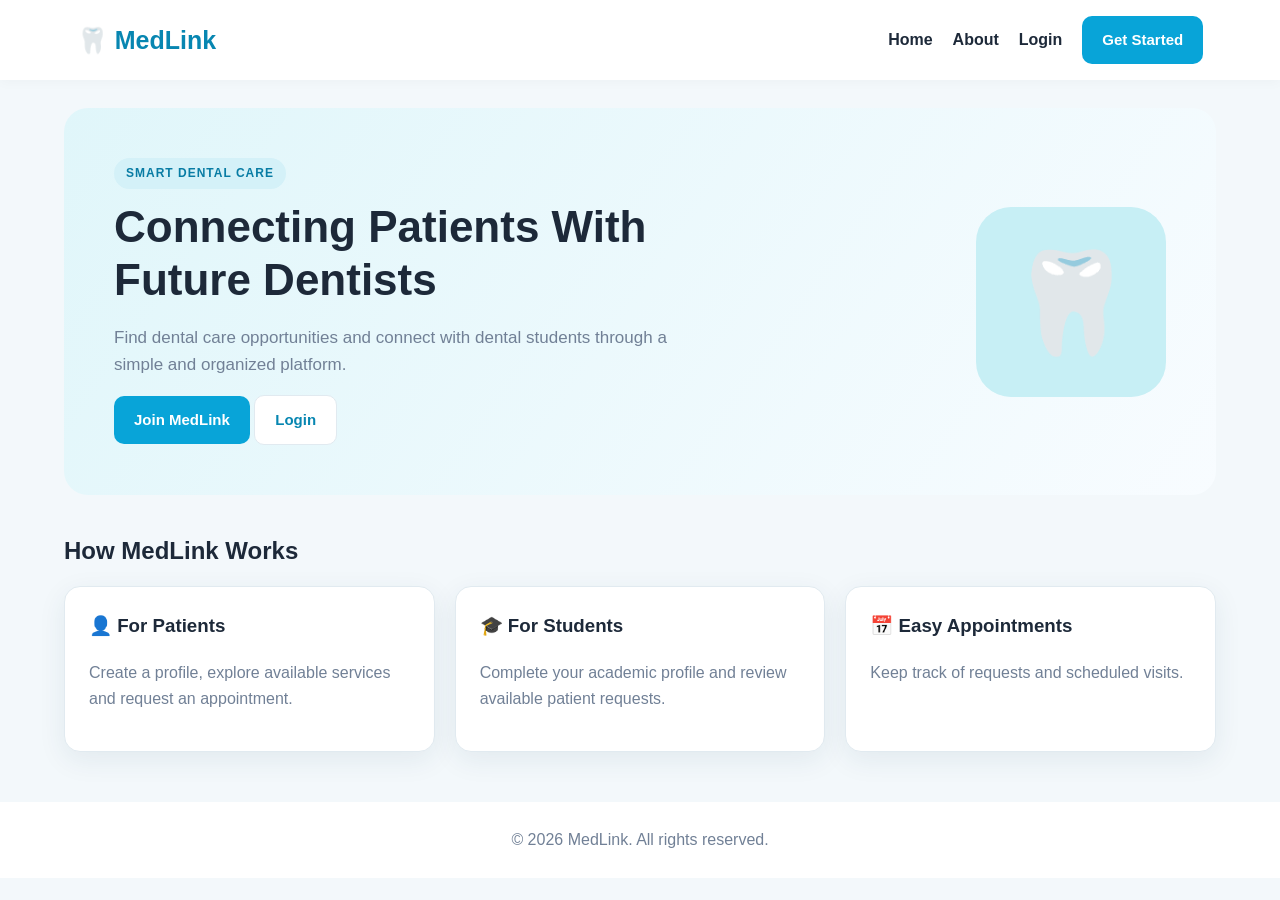
<file: index.html>
<!DOCTYPE html>
<html lang="en">
<head>
  <meta charset="UTF-8">
  <meta name="viewport" content="width=device-width, initial-scale=1.0">
  <title>MedLink | Dental Care</title>
  <link rel="stylesheet" href="style.css">
  <script src="script.js" defer></script>
</head>
<body>
  <header class="navbar">
    <a href="index.html" class="logo">🦷 MedLink</a>
    <nav>
      <a href="index.html">Home</a>
      <a href="about.html">About</a>
      <a href="login.html">Login</a>
      <a href="register.html" class="btn">Get Started</a>
    </nav>
  </header>

  <main class="hero">
    <div class="hero-content">
      <span class="tag">SMART DENTAL CARE</span>
      <h1>Connecting Patients With Future Dentists</h1>
      <p>
        Find dental care opportunities and connect with
        dental students through a simple and organized platform.
      </p>
      <a class="btn" href="register.html">Join MedLink</a>
      <a class="btn btn-light" href="login.html">Login</a>
    </div>
    <div class="hero-icon">🦷</div>
  </main>

  <section class="section">
    <h2>How MedLink Works</h2>
    <div class="cards">
      <article class="card">
        <h3>👤 For Patients</h3>
        <p>Create a profile, explore available services
        and request an appointment.</p>
      </article>
      <article class="card">
        <h3>🎓 For Students</h3>
        <p>Complete your academic profile and review
        available patient requests.</p>
      </article>
      <article class="card">
        <h3>📅 Easy Appointments</h3>
        <p>Keep track of requests and scheduled visits.</p>
      </article>
    </div>
  </section>

  <footer>© 2026 MedLink. All rights reserved.</footer>
</body>
</html>
</file>
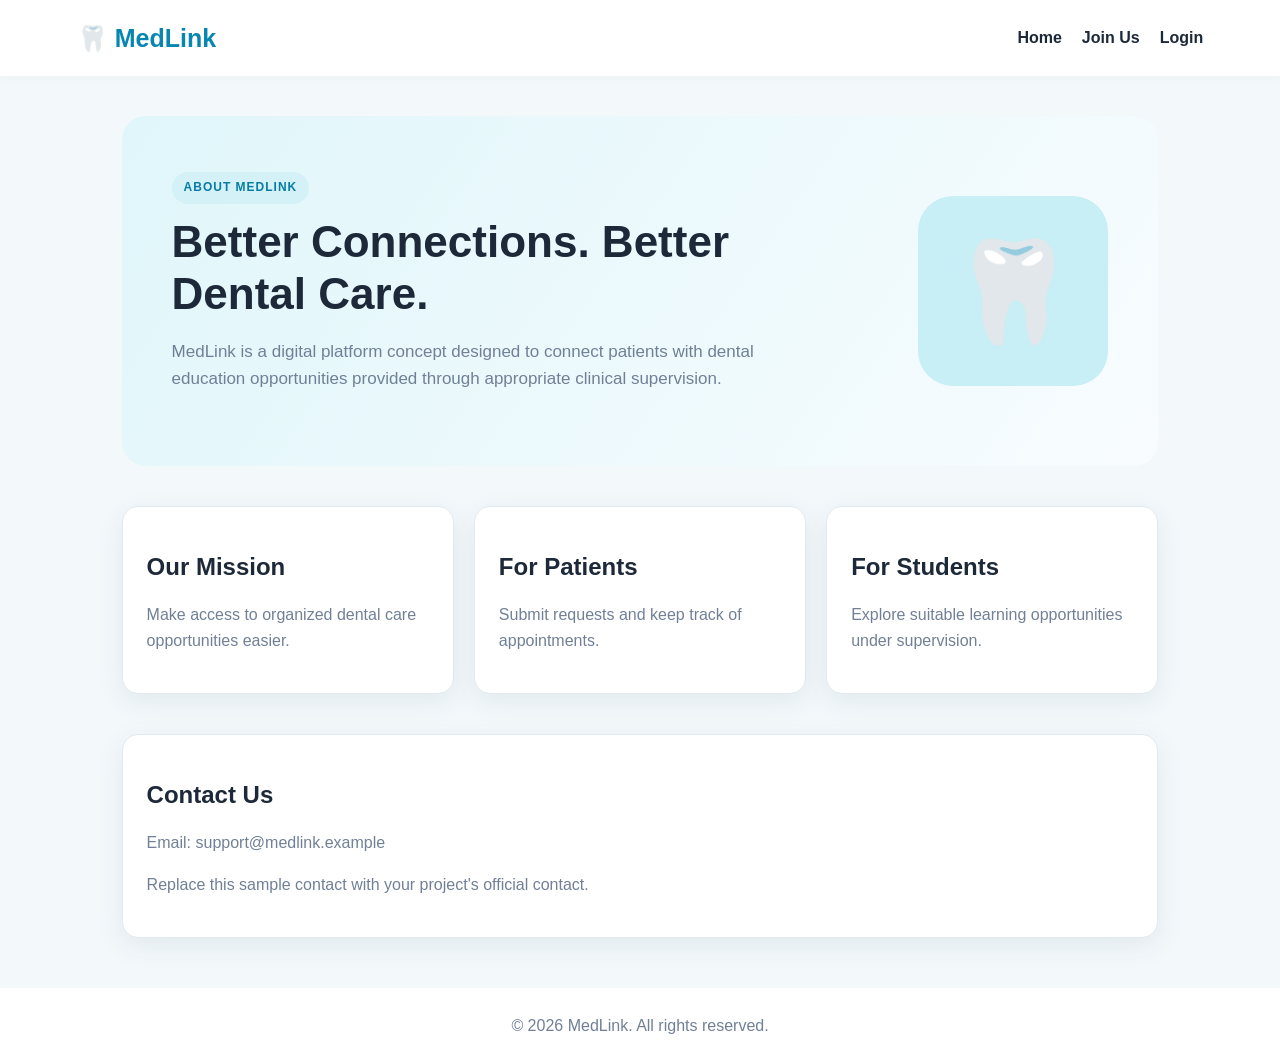
<file: about.html>
<!DOCTYPE html>
<html lang="en">
<head>
  <meta charset="UTF-8">
  <meta name="viewport" content="width=device-width, initial-scale=1.0">
  <title>About Us | MedLink</title>
  <link rel="stylesheet" href="style.css">
  <script src="script.js" defer></script>
</head>
<body>
  <header class="navbar">
    <a class="logo" href="index.html">🦷 MedLink</a>
    <nav>
      <a href="index.html">Home</a>
      <a href="register.html">Join Us</a>
      <a href="login.html">Login</a>
    </nav>
  </header>

  <main class="dashboard">
    <section class="hero">
      <div class="hero-content">
        <span class="tag">ABOUT MEDLINK</span>
        <h1>Better Connections. Better Dental Care.</h1>
        <p>
          MedLink is a digital platform concept designed to
          connect patients with dental education opportunities
          provided through appropriate clinical supervision.
        </p>
      </div>
      <div class="hero-icon">🦷</div>
    </section>

    <section class="section">
      <div class="cards">
        <article class="card">
          <h2>Our Mission</h2>
          <p>Make access to organized dental care opportunities easier.</p>
        </article>
        <article class="card">
          <h2>For Patients</h2>
          <p>Submit requests and keep track of appointments.</p>
        </article>
        <article class="card">
          <h2>For Students</h2>
          <p>Explore suitable learning opportunities under supervision.</p>
        </article>
      </div>
    </section>

    <section class="section card">
      <h2>Contact Us</h2>
      <p>Email: support@medlink.example</p>
      <p class="muted">
        Replace this sample contact with your project's official contact.
      </p>
    </section>
  </main>

  <footer>© 2026 MedLink. All rights reserved.</footer>
</body>
</html>
</file>
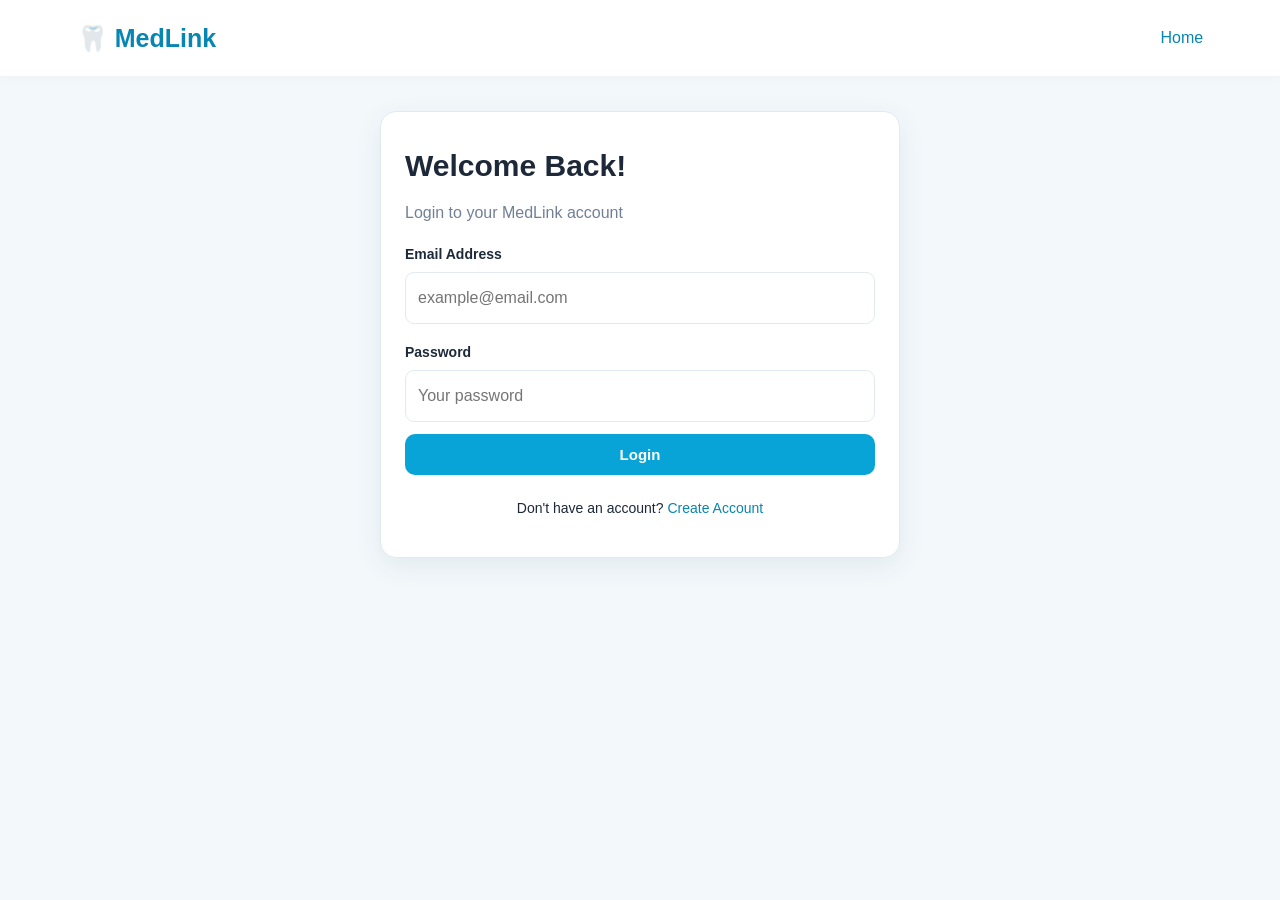
<file: appointments.html>
<!DOCTYPE html>
<html lang="en">
<head>
  <meta charset="UTF-8">
  <meta name="viewport" content="width=device-width, initial-scale=1.0">
  <title>Appointments | MedLink</title>
  <link rel="stylesheet" href="style.css">
  <script src="script.js" defer></script>
</head>
<body>
  <header class="navbar">
    <a class="logo" href="index.html">🦷 MedLink</a>
    <nav>
      <a href="patient-dashboard.html">Patient Area</a>
      <a href="student-dashboard.html">Student Area</a>
      <a href="profile.html">Profile</a>
      <button class="btn" data-logout>Logout</button>
    </nav>
  </header>

  <main class="dashboard">
    <h1>Appointments & Requests</h1>
    <p class="muted">View and manage your dental care requests.</p>
    <div id="appointmentsList" class="cards"></div>
  </main>
</body>
</html>
</file>
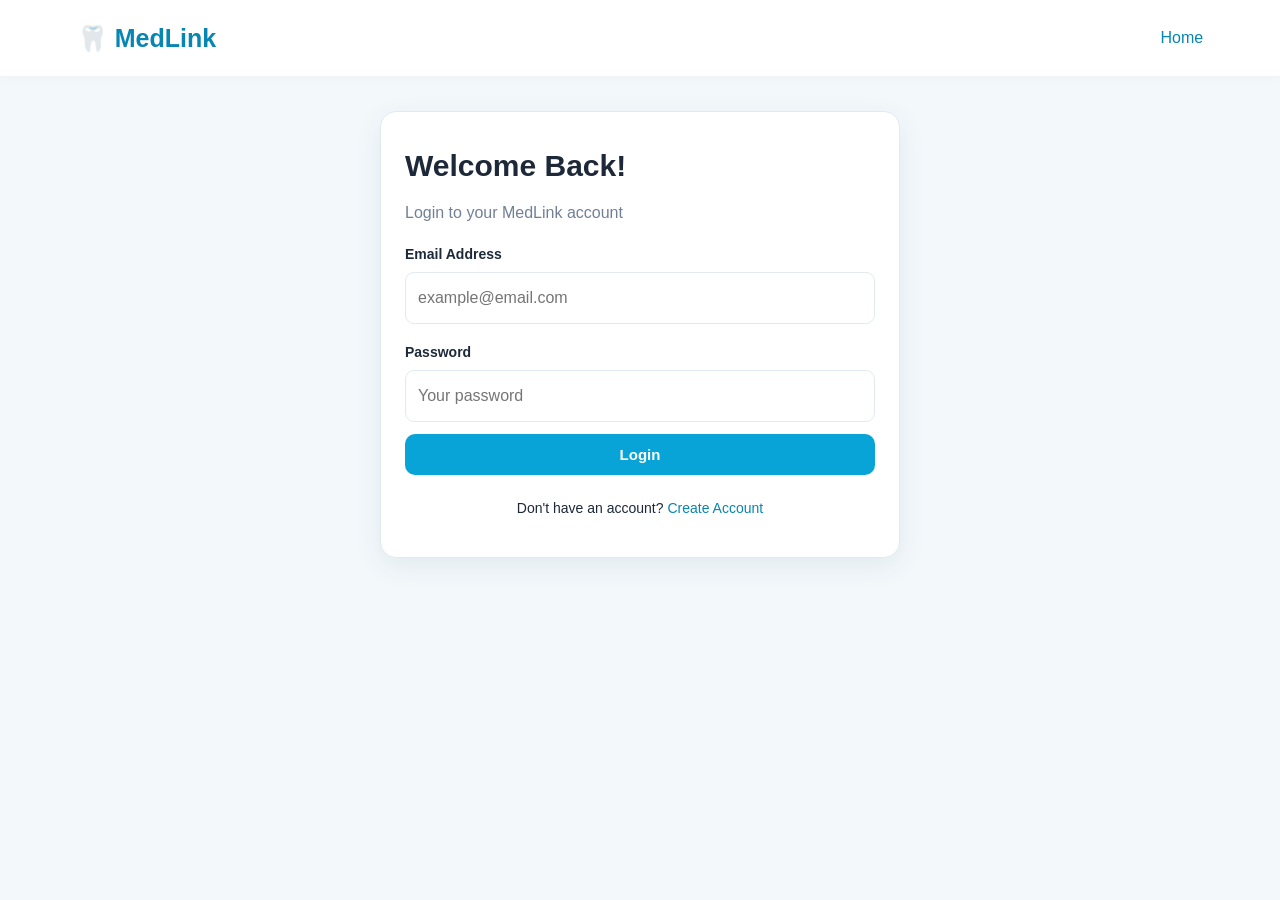
<file: login.html>
<!DOCTYPE html>
<html lang="en">
<head>
  <meta charset="UTF-8">
  <meta name="viewport" content="width=device-width, initial-scale=1.0">
  <title>Login | MedLink</title>
  <link rel="stylesheet" href="style.css">
  <script src="script.js" defer></script>
</head>
<body>
  <header class="navbar">
    <a href="index.html" class="logo">🦷 MedLink</a>
    <a href="index.html">Home</a>
  </header>

  <main class="form-page">
    <form id="loginForm" class="form-card">
      <h1>Welcome Back!</h1>
      <p class="muted">Login to your MedLink account</p>

      <label for="email">Email Address</label>
      <input id="email" name="email" type="email"
             required placeholder="example@email.com">

      <label for="password">Password</label>
      <input id="password" name="password"
             type="password" required placeholder="Your password">

      <button class="btn full" type="submit">Login</button>
      <p id="loginMessage" class="message" aria-live="polite"></p>

      <p class="form-footer">
        Don't have an account?
        <a href="register.html">Create Account</a>
      </p>
    </form>
  </main>
</body>
</html>
</file>
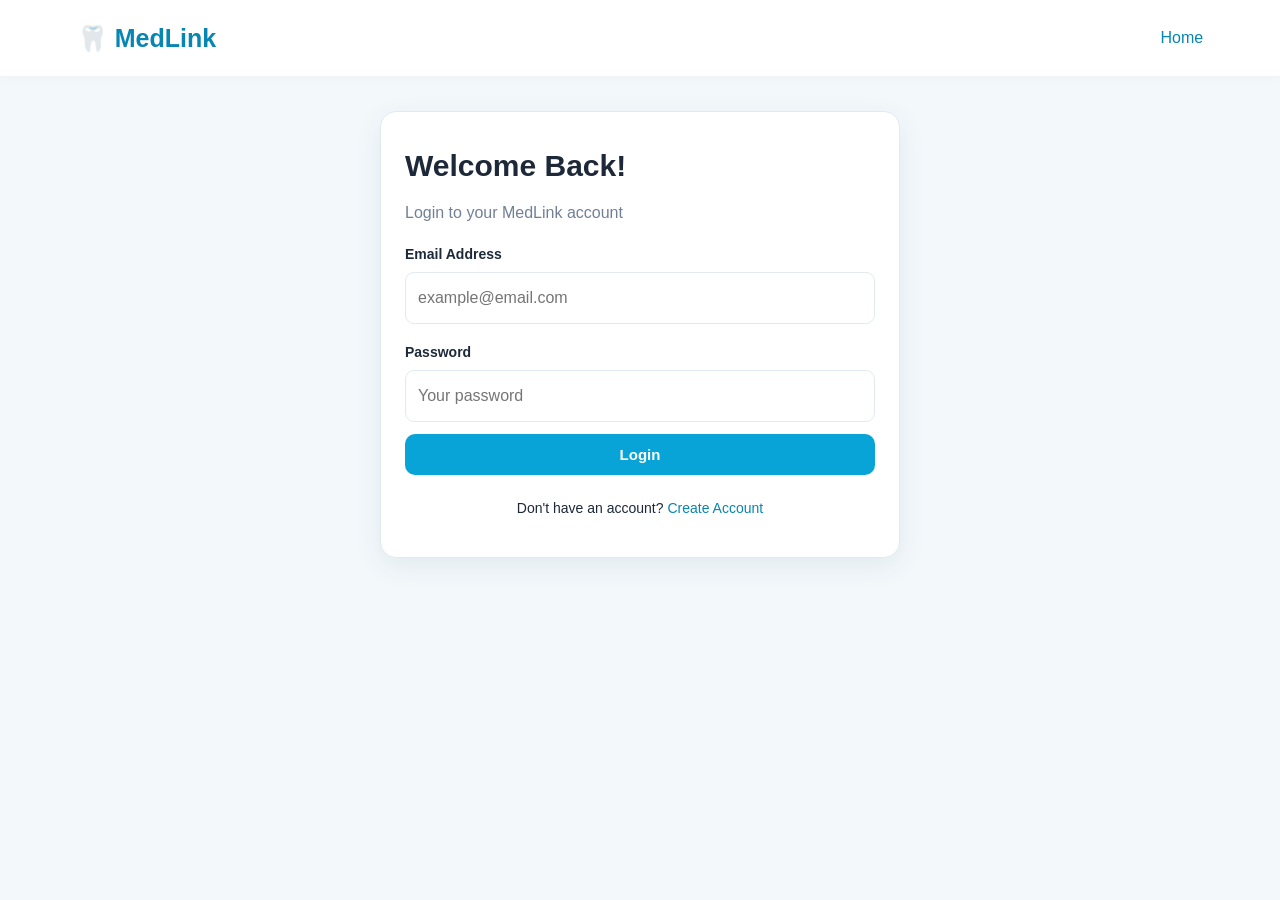
<file: patient-dashboard.html>
<!DOCTYPE html>
<html lang="en">
<head>
  <meta charset="UTF-8">
  <meta name="viewport" content="width=device-width, initial-scale=1.0">
  <title>Patient Dashboard | MedLink</title>
  <link rel="stylesheet" href="style.css">
  <script src="script.js" defer></script>
</head>
<body data-page="patient">
  <header class="navbar">
    <a href="index.html" class="logo">🦷 MedLink</a>
    <nav>
      <a href="patient-dashboard.html">Dashboard</a>
      <a href="appointments.html">Appointments</a>
      <a href="profile.html">Profile</a>
      <button class="btn" data-logout>Logout</button>
    </nav>
  </header>

  <main class="dashboard">
    <h1 id="welcomeTitle">Patient Dashboard</h1>
    <p class="muted">Manage your dental care requests.</p>

    <div class="cards">
      <article class="card">
        <h3>Find Dental Care</h3>
        <p>Explore available dental care opportunities.</p>
        <a href="#requestForm" class="btn">Request Care</a>
      </article>
      <article class="card">
        <h3>My Appointments</h3>
        <p>Review your submitted requests and appointments.</p>
        <a href="appointments.html">View Appointments →</a>
      </article>
      <article class="card">
        <h3>My Profile</h3>
        <p>Keep your contact information updated.</p>
        <a href="profile.html">Edit Profile →</a>
      </article>
    </div>

    <section class="section">
      <h2>Request Dental Care</h2>
      <form id="requestForm" class="form-card">
        <label for="service">Service Needed</label>
        <select id="service" required>
          <option value="">Choose a service</option>
          <option>Dental Checkup</option>
          <option>Oral Hygiene Consultation</option>
          <option>Dental Education</option>
          <option>Supervised Clinical Assessment</option>
        </select>

        <label for="requestDetails">Additional Information</label>
        <textarea id="requestDetails"
          placeholder="Tell us about your request"></textarea>

        <label for="requestDate">Preferred Date</label>
        <input id="requestDate" type="date" required>

        <button class="btn full" type="submit">Submit Request</button>
        <p id="requestMessage" class="message"></p>
      </form>
    </section>

    <section class="section">
      <h2>My Recent Requests</h2>
      <div id="patientRequests" class="cards"></div>
    </section>
  </main>
</body>
</html>
</file>
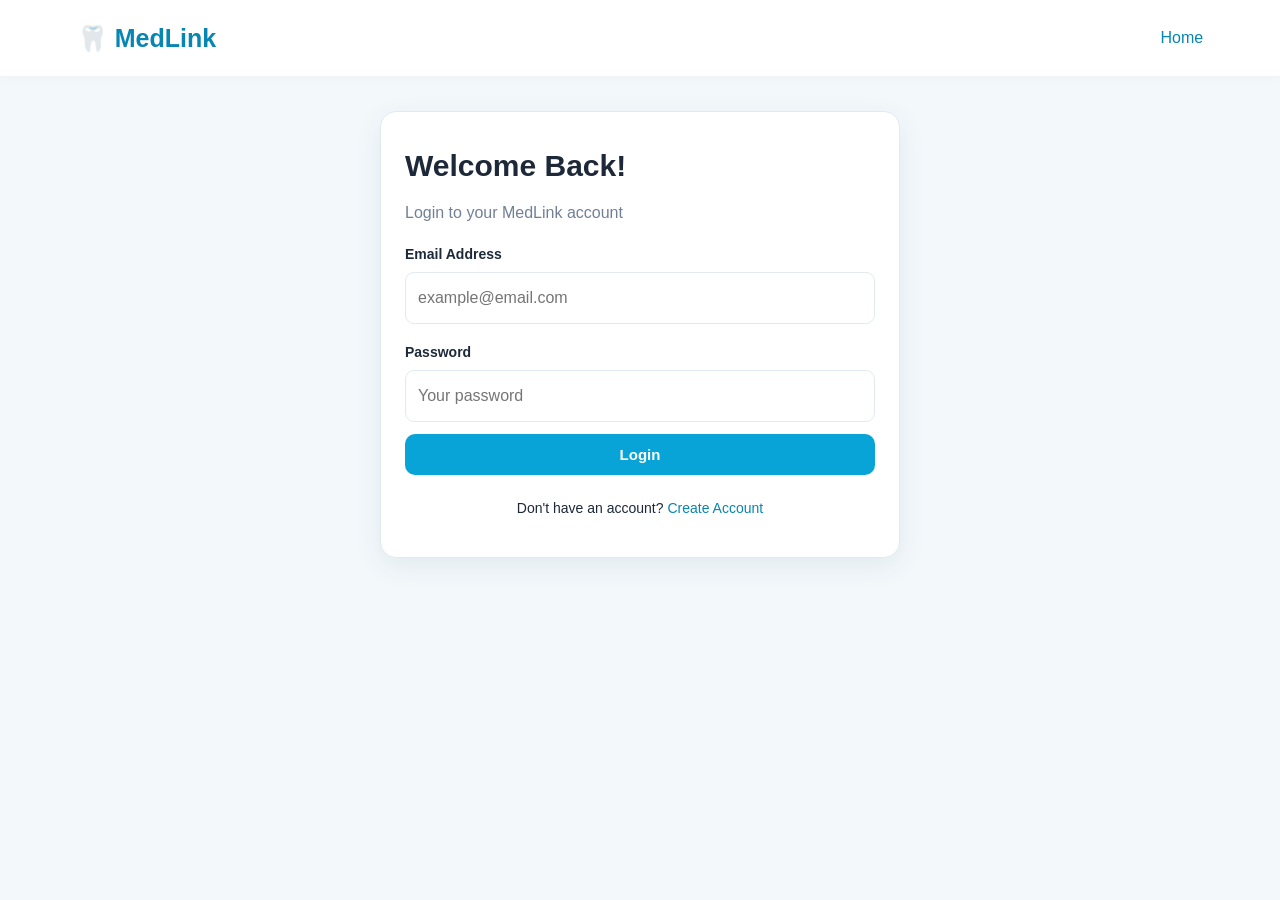
<file: profile.html>
<!DOCTYPE html>
<html lang="en">
<head>
  <meta charset="UTF-8">
  <meta name="viewport" content="width=device-width, initial-scale=1.0">
  <title>My Profile | MedLink</title>
  <link rel="stylesheet" href="style.css">
  <script src="script.js" defer></script>
</head>
<body>
  <header class="navbar">
    <a class="logo" href="index.html">🦷 MedLink</a>
    <nav>
      <a href="appointments.html">Appointments</a>
      <button class="btn" data-logout>Logout</button>
    </nav>
  </header>

  <main class="form-page">
    <form id="profileForm" class="form-card">
      <h1>My Profile</h1>
      <p class="muted">Update your personal information.</p>

      <label for="profileName">Full Name</label>
      <input id="profileName" required>

      <label for="profileEmail">Email</label>
      <input id="profileEmail" type="email" disabled>

      <label for="profilePhone">Phone Number</label>
      <input id="profilePhone" type="tel" required>

      <label for="profileAge">Age</label>
      <input id="profileAge" type="number" min="1" max="120" required>

      <div id="profilePatientFields" class="role-fields" hidden>
        <label for="profileLocation">City / Location</label>
        <input id="profileLocation">

        <label for="profileConcern">Dental Concern</label>
        <textarea id="profileConcern"></textarea>
      </div>

      <div id="profileStudentFields" class="role-fields" hidden>
        <label for="profileUniversity">University</label>
        <input id="profileUniversity">

        <label for="profileYear">Academic Year</label>
        <select id="profileYear">
          <option>First Year</option>
          <option>Second Year</option>
          <option>Third Year</option>
          <option>Fourth Year</option>
          <option>Fifth Year</option>
          <option>Intern</option>
        </select>
      </div>

      <button class="btn full" type="submit">Save Changes</button>
      <p id="profileMessage" class="message"></p>
    </form>
  </main>
</body>
</html>
</file>
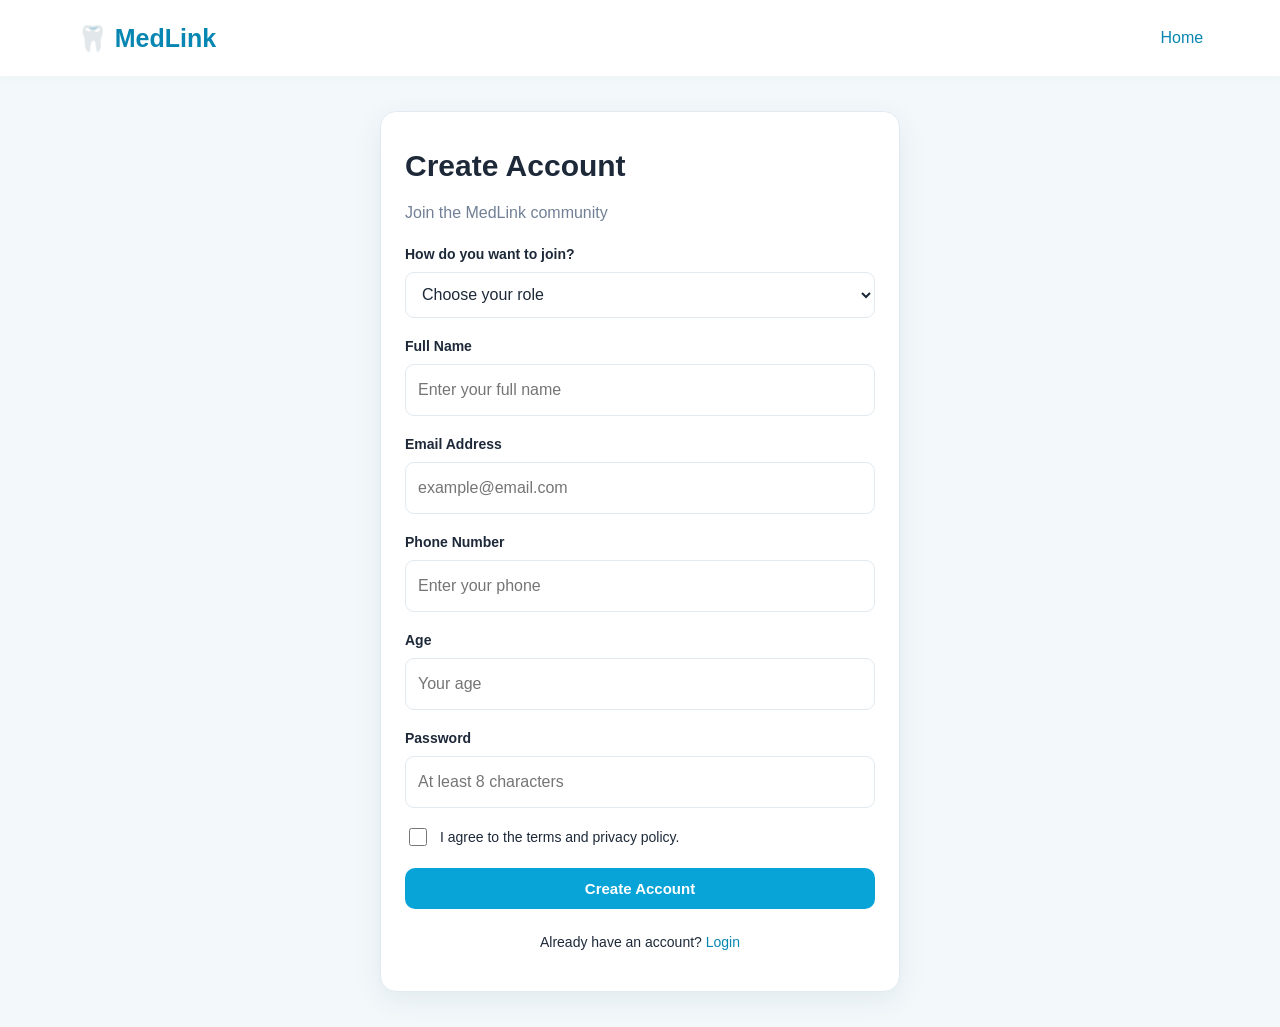
<file: register.html>
<!DOCTYPE html>
<html lang="en">
<head>
  <meta charset="UTF-8">
  <meta name="viewport" content="width=device-width, initial-scale=1.0">
  <title>Create Account | MedLink</title>
  <link rel="stylesheet" href="style.css">
  <script src="script.js" defer></script>
</head>
<body>
  <header class="navbar">
    <a href="index.html" class="logo">🦷 MedLink</a>
    <a href="index.html">Home</a>
  </header>

  <main class="form-page">
    <form id="registerForm" class="form-card">
      <h1>Create Account</h1>
      <p class="muted">Join the MedLink community</p>

      <label for="role">How do you want to join?</label>
      <select id="role" name="role" required>
        <option value="">Choose your role</option>
        <option value="patient">Patient</option>
        <option value="student">Dental Student</option>
      </select>

      <label for="name">Full Name</label>
      <input id="name" name="name" required
             placeholder="Enter your full name">

      <label for="email">Email Address</label>
      <input id="email" name="email" type="email"
             required placeholder="example@email.com">

      <label for="phone">Phone Number</label>
      <input id="phone" name="phone" type="tel"
             required placeholder="Enter your phone">

      <label for="age">Age</label>
      <input id="age" name="age" type="number"
             min="1" max="120" required placeholder="Your age">

      <div id="patientFields" class="role-fields" hidden>
        <label for="location">City / Location</label>
        <input id="location" name="location"
               placeholder="Enter your city">

        <label for="concern">Dental Concern</label>
        <textarea id="concern" name="concern"
          placeholder="Describe your dental concern"></textarea>
      </div>

      <div id="studentFields" class="role-fields" hidden>
        <label for="university">University</label>
        <input id="university" name="university"
               placeholder="University name">

        <label for="year">Academic Year</label>
        <select id="year" name="year">
          <option value="">Select your year</option>
          <option>First Year</option>
          <option>Second Year</option>
          <option>Third Year</option>
          <option>Fourth Year</option>
          <option>Fifth Year</option>
          <option>Intern</option>
        </select>
      </div>

      <label for="password">Password</label>
      <input id="password" name="password"
             type="password" minlength="8" required
             placeholder="At least 8 characters">

      <label class="check-row">
        <input type="checkbox" id="terms" required>
        I agree to the terms and privacy policy.
      </label>

      <button class="btn full" type="submit">Create Account</button>
      <p class="form-footer">
        Already have an account?
        <a href="login.html">Login</a>
      </p>
      <p id="registerMessage" class="message" aria-live="polite"></p>
    </form>
  </main>
</body>
</html>
</file>
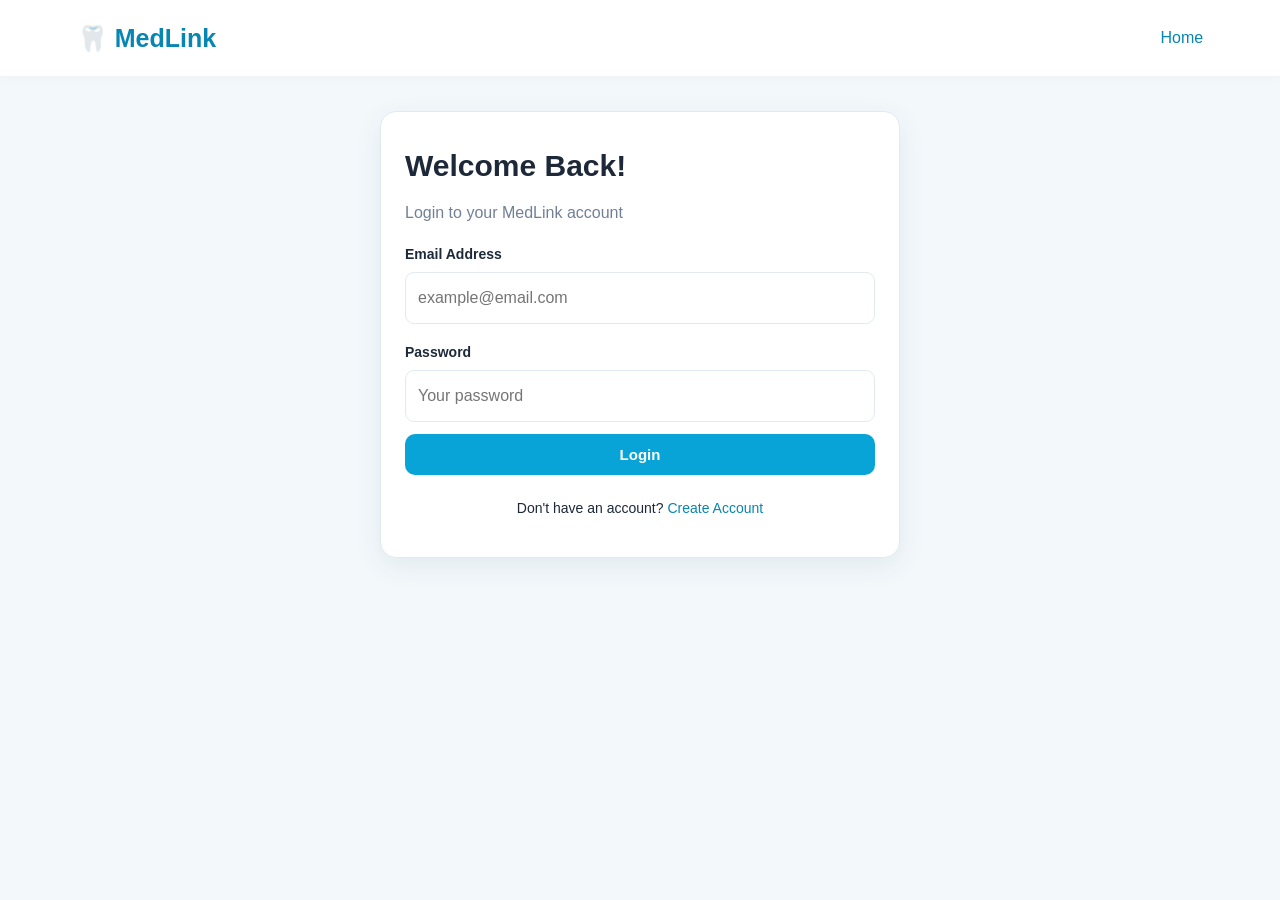
<file: student-dashboard.html>
<!DOCTYPE html>
<html lang="en">
<head>
  <meta charset="UTF-8">
  <meta name="viewport" content="width=device-width, initial-scale=1.0">
  <title>Student Dashboard | MedLink</title>
  <link rel="stylesheet" href="style.css">
  <script src="script.js" defer></script>
</head>
<body data-page="student">
  <header class="navbar">
    <a href="index.html" class="logo">🦷 MedLink</a>
    <nav>
      <a href="student-dashboard.html">Dashboard</a>
      <a href="appointments.html">My Appointments</a>
      <a href="profile.html">Profile</a>
      <button class="btn" data-logout>Logout</button>
    </nav>
  </header>

  <main class="dashboard">
    <h1 id="welcomeTitle">Student Dashboard</h1>
    <p class="muted">Review patient requests and manage your schedule.</p>

    <div class="cards">
      <article class="card">
        <h3>Available Requests</h3>
        <p>Browse requests submitted by patients.</p>
      </article>
      <article class="card">
        <h3>My Appointments</h3>
        <p>Track accepted requests and scheduled visits.</p>
        <a href="appointments.html">View Schedule →</a>
      </article>
      <article class="card">
        <h3>Academic Profile</h3>
        <p>Update your university and academic year.</p>
        <a href="profile.html">Edit Profile →</a>
      </article>
    </div>

    <section class="section">
      <h2>Patient Requests</h2>
      <p class="muted">
        Only requests suitable for your verified student role
        should be handled under qualified supervision.
      </p>
      <div id="studentRequests" class="cards"></div>
    </section>
  </main>
</body>
</html>
</file>
<file: style.css>
:root {
  --primary: #08a4d8;
  --primary-dark: #0786b1;
  --background: #f3f8fb;
  --surface: #ffffff;
  --text: #1d2939;
  --muted: #718096;
  --border: #e1eaf0;
  --success: #16835e;
  --radius: 16px;
  --shadow: 0 8px 28px rgba(25, 70, 95, 0.08);
}

* {
  box-sizing: border-box;
}

html {
  scroll-behavior: smooth;
}

body {
  margin: 0;
  background: var(--background);
  color: var(--text);
  font-family: Arial, Helvetica, sans-serif;
  line-height: 1.6;
}

a {
  color: var(--primary-dark);
  text-decoration: none;
}

a:hover {
  text-decoration: underline;
}

.navbar {
  min-height: 76px;
  padding: 16px 6%;
  background: var(--surface);
  display: flex;
  align-items: center;
  justify-content: space-between;
  gap: 20px;
  box-shadow: 0 2px 12px rgba(0, 0, 0, 0.03);
}

.logo {
  font-size: 25px;
  font-weight: 800;
  color: var(--primary-dark);
  white-space: nowrap;
}

nav {
  display: flex;
  align-items: center;
  justify-content: center;
  gap: 20px;
  flex-wrap: wrap;
}

nav a {
  color: var(--text);
  font-weight: 600;
}

.btn {
  display: inline-block;
  border: none;
  border-radius: 10px;
  padding: 12px 20px;
  background: var(--primary);
  color: white;
  font-size: 15px;
  font-weight: 700;
  cursor: pointer;
  text-align: center;
  transition: background 0.2s, transform 0.2s;
}

.btn:hover {
  background: var(--primary-dark);
  color: white;
  text-decoration: none;
  transform: translateY(-1px);
}

.btn-light {
  background: white;
  color: var(--primary-dark);
  border: 1px solid var(--border);
}

.btn-light:hover {
  background: #eaf8fc;
  color: var(--primary-dark);
}

.full {
  width: 100%;
  margin-top: 12px;
}

.hero {
  margin: 28px auto;
  width: 90%;
  max-width: 1200px;
  min-height: 350px;
  padding: 50px;
  border-radius: 24px;
  background: linear-gradient(125deg, #e0f6fa, #f8fcff);
  display: flex;
  align-items: center;
  justify-content: space-between;
  gap: 35px;
}

.hero-content {
  max-width: 650px;
}

.tag {
  display: inline-block;
  padding: 6px 12px;
  border-radius: 30px;
  background: #d4f1f8;
  color: #087ca4;
  font-size: 12px;
  font-weight: 800;
  letter-spacing: 1px;
}

h1 {
  margin: 12px 0;
  font-size: clamp(28px, 4vw, 44px);
  line-height: 1.2;
}

h2 {
  line-height: 1.3;
}

.hero p {
  color: var(--muted);
  font-size: 17px;
  max-width: 600px;
}

.hero-icon {
  width: 190px;
  height: 190px;
  flex-shrink: 0;
  border-radius: 35px;
  background: #c7eff5;
  display: grid;
  place-items: center;
  font-size: 100px;
}

.section,
.dashboard {
  width: 90%;
  max-width: 1200px;
  margin: 40px auto;
}

.section > h2 {
  margin-bottom: 20px;
}

.cards {
  display: grid;
  grid-template-columns: repeat(3, minmax(0, 1fr));
  gap: 20px;
  align-items: stretch;
}

.card,
.form-card {
  padding: 24px;
  background: var(--surface);
  border: 1px solid var(--border);
  border-radius: var(--radius);
  box-shadow: var(--shadow);
}

.card h3 {
  margin-top: 0;
}

.card p,
.muted {
  color: var(--muted);
}

.card .btn {
  margin-top: 8px;
}

.form-page {
  min-height: calc(100vh - 76px);
  padding: 35px 16px;
  display: flex;
  align-items: flex-start;
  justify-content: center;
}

.form-card {
  width: 100%;
  max-width: 520px;
}

.form-card h1 {
  font-size: 30px;
}

label {
  display: block;
  margin: 17px 0 7px;
  font-weight: 700;
  font-size: 14px;
}

input,
select,
textarea {
  display: block;
  width: 100%;
  min-height: 46px;
  padding: 12px;
  border: 1px solid var(--border);
  border-radius: 9px;
  background: white;
  color: var(--text);
  font: inherit;
  outline: none;
}

textarea {
  min-height: 100px;
  resize: vertical;
}

input:focus,
select:focus,
textarea:focus {
  border-color: var(--primary);
  box-shadow: 0 0 0 3px rgba(8, 164, 216, 0.12);
}

input:disabled {
  background: #edf1f4;
  cursor: not-allowed;
}

.check-row {
  display: flex;
  align-items: center;
  gap: 10px;
  font-weight: 400;
}

.check-row input {
  width: 18px;
  min-height: 18px;
  flex-shrink: 0;
}

.form-footer {
  margin-top: 22px;
  text-align: center;
  font-size: 14px;
}

.message {
  color: var(--success);
  font-size: 14px;
  overflow-wrap: anywhere;
}

.message.error {
  color: #b42318;
}

.role-fields {
  margin-top: 8px;
  padding-top: 4px;
}

[hidden] {
  display: none !important;
}

.request-card {
  display: flex;
  flex-direction: column;
  gap: 8px;
}

.status {
  display: inline-block;
  width: fit-content;
  padding: 4px 10px;
  border-radius: 20px;
  background: #e4f5ed;
  color: #18764f;
  font-size: 12px;
  font-weight: 700;
}

.danger {
  background: #fff0f0;
  color: #b42318;
}

footer {
  padding: 25px;
  background: white;
  color: var(--muted);
  text-align: center;
  margin-top: 50px;
}

@media (max-width: 850px) {
  .navbar {
    padding: 16px 4%;
    flex-wrap: wrap;
  }

  nav {
    gap: 12px;
  }

  .hero {
    padding: 30px;
  }

  .hero-icon {
    width: 130px;
    height: 130px;
    font-size: 70px;
  }

  .cards {
    grid-template-columns: repeat(2, minmax(0, 1fr));
  }
}

@media (max-width: 560px) {
  .navbar {
    justify-content: center;
  }

  nav {
    width: 100%;
    gap: 10px;
    font-size: 13px;
  }

  nav .btn {
    padding: 9px 12px;
  }

  .hero {
    flex-direction: column-reverse;
    align-items: flex-start;
    padding: 25px;
  }

  .hero-icon {
    width: 100px;
    height: 100px;
    font-size: 55px;
    border-radius: 22px;
  }

  .cards {
    grid-template-columns: 1fr;
  }

  .section,
  .dashboard {
    width: 92%;
    margin: 25px auto;
  }

  .form-card {
    padding: 20px;
  }
}
</file>
